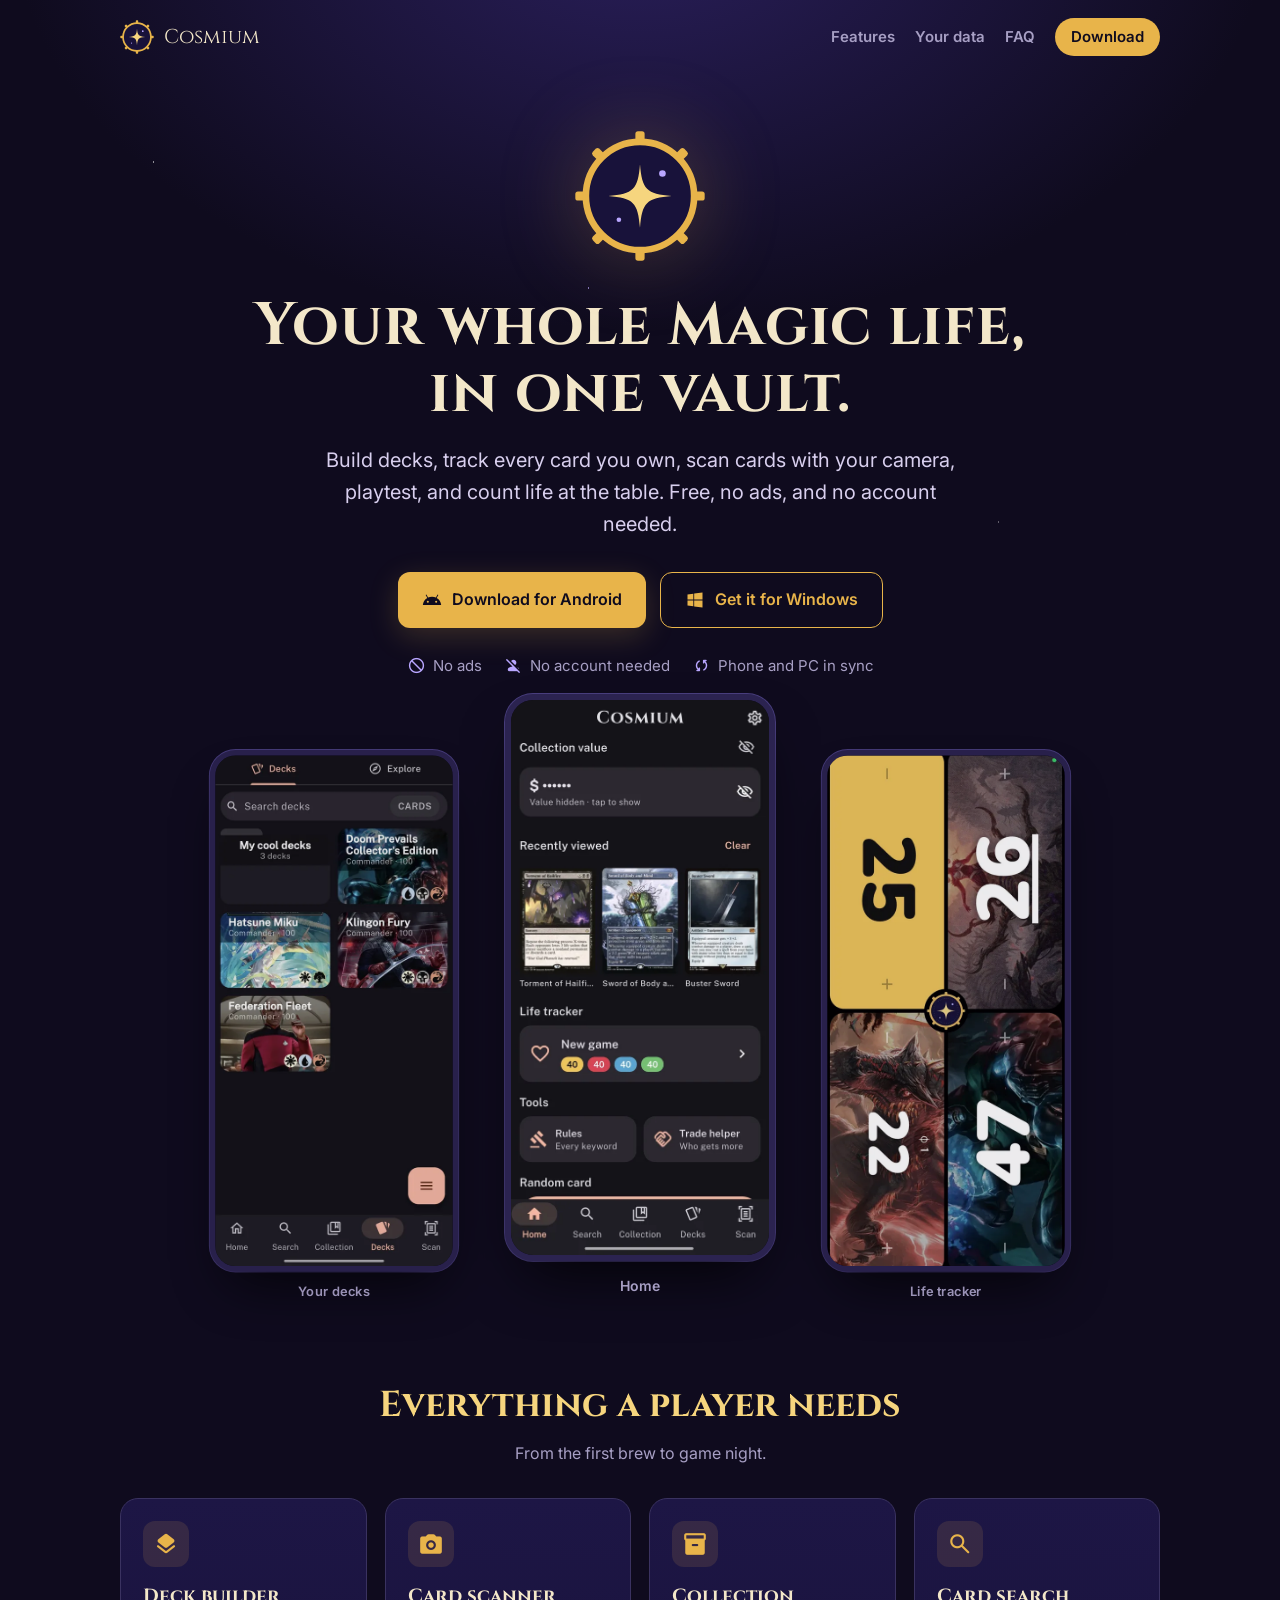
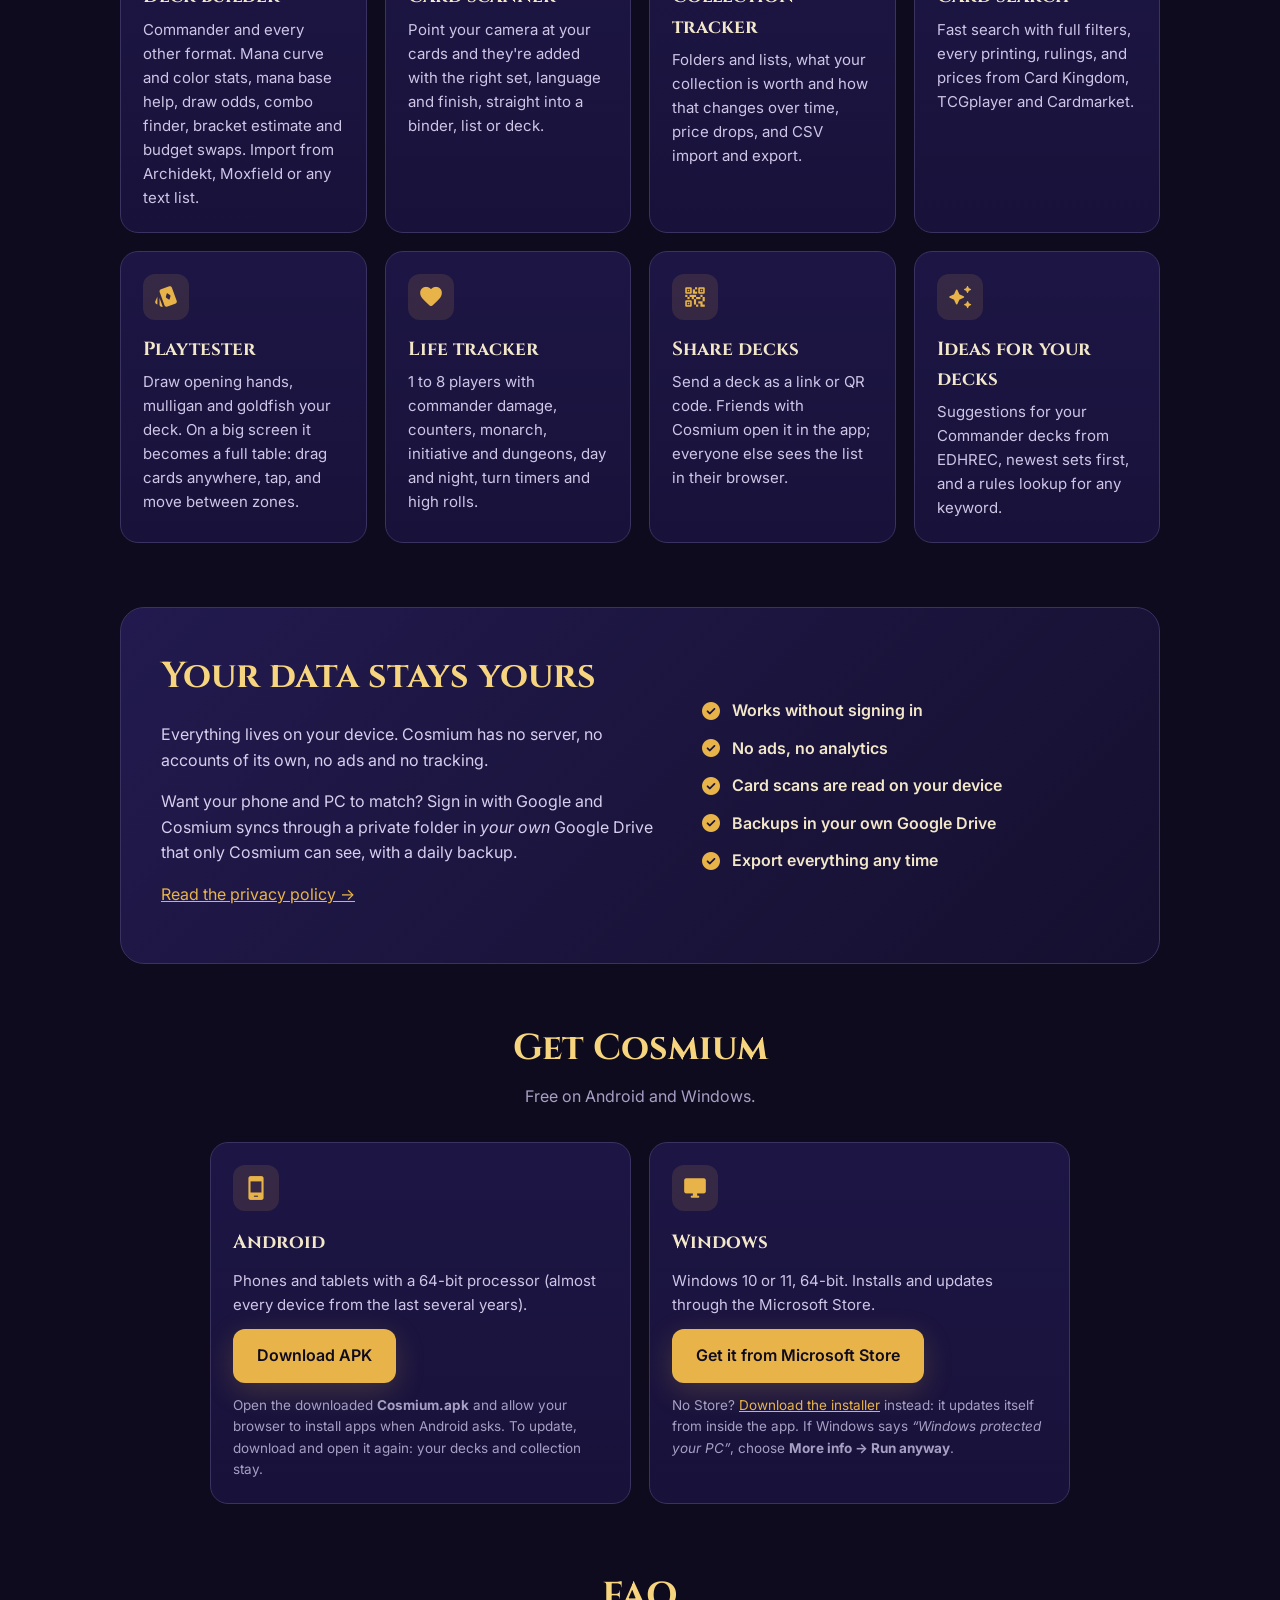
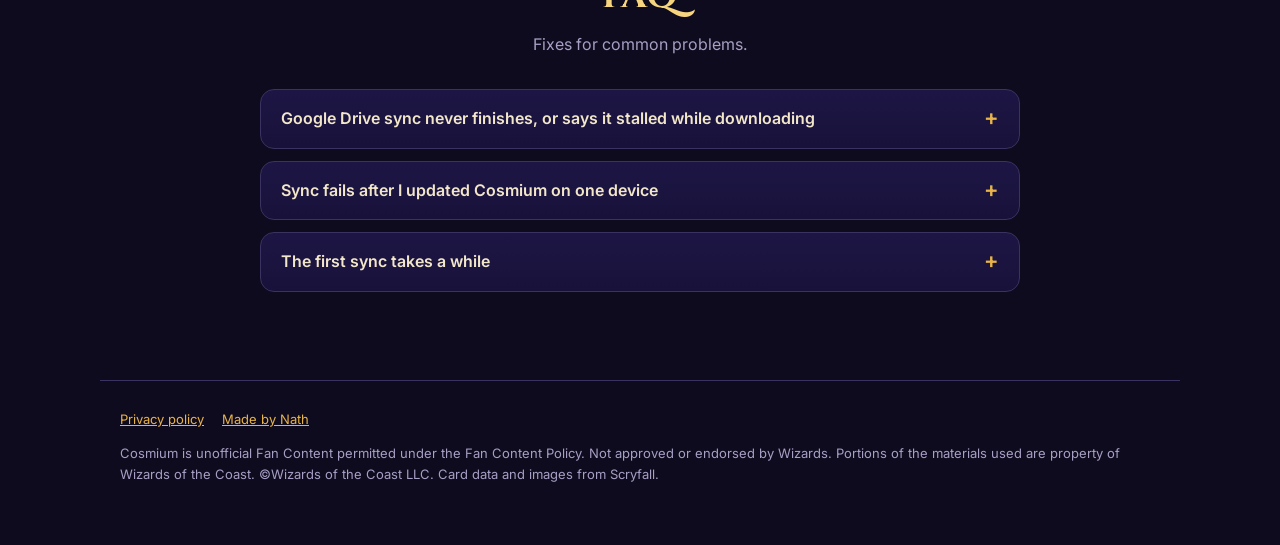
<file: cosmium/index.html>
<!doctype html>
<html lang="en">
<head>
<meta charset="utf-8">
<meta name="viewport" content="width=device-width, initial-scale=1">
<title>Cosmium · Magic: The Gathering deck builder and collection tracker</title>
<meta name="description" content="Cosmium is a free Magic: The Gathering app for Android and Windows: deck builder, collection tracker, card scanner, card search, playtester and life counter. No ads, no account needed.">
<meta property="og:title" content="Cosmium">
<meta property="og:description" content="A free Magic: The Gathering deck builder, collection tracker, card scanner and life counter for Android and Windows.">
<meta property="og:image" content="https://hdwkg.github.io/cosmium/logo.png">
<meta name="theme-color" content="#0f0b1e">
<link rel="icon" href="logo.png">
<link rel="preconnect" href="https://fonts.googleapis.com">
<link rel="stylesheet" href="https://fonts.googleapis.com/css2?family=Cinzel:wght@700&family=Inter:wght@400;600;700&display=swap">
<link rel="stylesheet" href="https://fonts.googleapis.com/css2?family=Material+Symbols+Rounded:opsz,wght,FILL@24,500,0..1&display=block">
<link rel="stylesheet" href="style.css">
</head>
<body class="landing">

<div class="sky" aria-hidden="true"></div>

<header class="topbar">
  <a class="brand" href="./">
    <svg viewBox="0 0 200 200" aria-hidden="true"><use href="#logo"/></svg>
    Cosmium
  </a>
  <nav>
    <a href="#features">Features</a>
    <a href="#data">Your data</a>
    <a href="#faq">FAQ</a>
    <a class="pill" href="#download">Download</a>
  </nav>
</header>

<section class="hero">
  <svg class="hero-logo" viewBox="0 0 200 200" role="img" aria-label="Cosmium logo">
    <defs>
      <g id="logo">
        <g fill="#E8B44A">
          <rect x="93" y="2" width="14" height="18" rx="4"/>
          <rect x="93" y="2" width="14" height="18" rx="4" transform="rotate(45 100 100)"/>
          <rect x="93" y="2" width="14" height="18" rx="4" transform="rotate(90 100 100)"/>
          <rect x="93" y="2" width="14" height="18" rx="4" transform="rotate(135 100 100)"/>
          <rect x="93" y="2" width="14" height="18" rx="4" transform="rotate(180 100 100)"/>
          <rect x="93" y="2" width="14" height="18" rx="4" transform="rotate(225 100 100)"/>
          <rect x="93" y="2" width="14" height="18" rx="4" transform="rotate(270 100 100)"/>
          <rect x="93" y="2" width="14" height="18" rx="4" transform="rotate(315 100 100)"/>
        </g>
        <circle cx="100" cy="100" r="82" fill="#18123A" stroke="#E8B44A" stroke-width="10"/>
        <path d="M100 52 C103 90 110 97 148 100 C110 103 103 110 100 148 C97 110 90 103 52 100 C90 97 97 90 100 52 Z" fill="#F6D57E"/>
        <circle cx="134" cy="66" r="5" fill="#B9A6FF"/>
        <circle cx="68" cy="136" r="3.5" fill="#B9A6FF"/>
      </g>
    </defs>
    <use href="#logo"/>
  </svg>
  <h1>Your whole Magic life,<br>in one vault.</h1>
  <p class="lead">Build decks, track every card you own, scan cards with your
  camera, playtest, and count life at the table. Free, no ads, and no
  account needed.</p>
  <div class="cta">
    <a class="button" href="https://drive.usercontent.google.com/download?id=1H4XcuqVht4OXcT5dj5B5dx2ejekv6aJo&amp;export=download&amp;confirm=t">
      <svg viewBox="0 0 24 24" aria-hidden="true"><path d="M17.6 9.48 19.44 6.3a.5.5 0 0 0-.87-.5l-1.87 3.23A11.4 11.4 0 0 0 12 8.1c-1.7 0-3.3.33-4.7.93L5.43 5.8a.5.5 0 0 0-.87.5L6.4 9.48A10.8 10.8 0 0 0 1 18h22a10.8 10.8 0 0 0-5.4-8.52zM7 15.25a1.25 1.25 0 1 1 0-2.5 1.25 1.25 0 0 1 0 2.5zm10 0a1.25 1.25 0 1 1 0-2.5 1.25 1.25 0 0 1 0 2.5z"/></svg>
      Download for Android
    </a>
    <a class="button ghost" href="https://apps.microsoft.com/detail/9MTP73P5PS7F">
      <svg viewBox="0 0 24 24" aria-hidden="true"><path d="M3 5.5 10 4.5v7H3zM11 4.3 21 3v8.5H11zM3 12.5h7v7l-7-1zM11 12.5h10V21l-10-1.3z"/></svg>
      Get it for Windows
    </a>
  </div>
  <ul class="chips">
    <li><span class="ms">block</span>No ads</li>
    <li><span class="ms">person_off</span>No account needed</li>
    <li><span class="ms">sync</span>Phone and PC in sync</li>
  </ul>
</section>

<section class="shots" aria-label="Screenshots">
  <figure class="phone side">
    <img src="shots/decks.webp" width="540" height="1134" loading="lazy"
      alt="The Decks screen: Commander decks shown as tiles with their art and colors">
    <figcaption>Your decks</figcaption>
  </figure>
  <figure class="phone">
    <img src="shots/home.webp" width="540" height="1134"
      alt="The Home screen: collection value, recently viewed cards, life tracker and tools">
    <figcaption>Home</figcaption>
  </figure>
  <figure class="phone side">
    <img src="shots/life.webp" width="540" height="1134" loading="lazy"
      alt="The life tracker with four players, each panel showing their commander's art">
    <figcaption>Life tracker</figcaption>
  </figure>
</section>

<main>
  <section id="features">
    <h2>Everything a player needs</h2>
    <p class="sub">From the first brew to game night.</p>
    <div class="grid">
      <article class="feature">
        <span class="ms icon">layers</span>
        <h3>Deck builder</h3>
        <p>Commander and every other format. Mana curve and color stats,
        mana base help, draw odds, combo finder, bracket estimate and
        budget swaps. Import from Archidekt, Moxfield or any text list.</p>
      </article>
      <article class="feature">
        <span class="ms icon">photo_camera</span>
        <h3>Card scanner</h3>
        <p>Point your camera at your cards and they're added with the right
        set, language and finish, straight into a binder, list or deck.</p>
      </article>
      <article class="feature">
        <span class="ms icon">inventory_2</span>
        <h3>Collection tracker</h3>
        <p>Folders and lists, what your collection is worth and how that
        changes over time, price drops, and CSV import and export.</p>
      </article>
      <article class="feature">
        <span class="ms icon">search</span>
        <h3>Card search</h3>
        <p>Fast search with full filters, every printing, rulings, and
        prices from Card Kingdom, TCGplayer and Cardmarket.</p>
      </article>
      <article class="feature">
        <span class="ms icon">playing_cards</span>
        <h3>Playtester</h3>
        <p>Draw opening hands, mulligan and goldfish your deck. On a big
        screen it becomes a full table: drag cards anywhere, tap,
        and move between zones.</p>
      </article>
      <article class="feature">
        <span class="ms icon">favorite</span>
        <h3>Life tracker</h3>
        <p>1 to 8 players with commander damage, counters, monarch,
        initiative and dungeons, day and night, turn timers and high
        rolls.</p>
      </article>
      <article class="feature">
        <span class="ms icon">qr_code_2</span>
        <h3>Share decks</h3>
        <p>Send a deck as a link or QR code. Friends with Cosmium open it in
        the app; everyone else sees the list in their browser.</p>
      </article>
      <article class="feature">
        <span class="ms icon">auto_awesome</span>
        <h3>Ideas for your decks</h3>
        <p>Suggestions for your Commander decks from EDHREC, newest sets
        first, and a rules lookup for any keyword.</p>
      </article>
    </div>
  </section>

  <section id="data" class="split">
    <div>
      <h2>Your data stays yours</h2>
      <p>Everything lives on your device. Cosmium has no server, no
      accounts of its own, no ads and no tracking.</p>
      <p>Want your phone and PC to match? Sign in with Google and Cosmium
      syncs through a private folder in <em>your own</em> Google Drive that
      only Cosmium can see, with a daily backup.</p>
      <p><a href="privacy.html">Read the privacy policy →</a></p>
    </div>
    <ul class="checks">
      <li><span class="ms">check_circle</span>Works without signing in</li>
      <li><span class="ms">check_circle</span>No ads, no analytics</li>
      <li><span class="ms">check_circle</span>Card scans are read on your device</li>
      <li><span class="ms">check_circle</span>Backups in your own Google Drive</li>
      <li><span class="ms">check_circle</span>Export everything any time</li>
    </ul>
  </section>

  <section id="download">
    <h2>Get Cosmium</h2>
    <p class="sub">Free on Android and Windows.</p>
    <div class="grid two">
      <article class="feature dl">
        <span class="ms icon">phone_android</span>
        <h3>Android</h3>
        <p>Phones and tablets with a 64-bit processor (almost every device
        from the last several years).</p>
        <a class="button" href="https://drive.usercontent.google.com/download?id=1H4XcuqVht4OXcT5dj5B5dx2ejekv6aJo&amp;export=download&amp;confirm=t">Download APK</a>
        <p class="muted">Open the downloaded <strong>Cosmium.apk</strong>
        and allow your browser to install apps when Android asks. To update,
        download and open it again: your decks and collection stay.</p>
      </article>
      <article class="feature dl">
        <span class="ms icon">desktop_windows</span>
        <h3>Windows</h3>
        <p>Windows 10 or 11, 64-bit. Installs and updates through the
        Microsoft Store.</p>
        <a class="button" href="https://apps.microsoft.com/detail/9MTP73P5PS7F">Get it from Microsoft Store</a>
        <p class="muted">No Store? <a href="windows/Cosmium-Setup.exe" download>Download
        the installer</a> instead: it updates itself from inside the app. If
        Windows says <em>“Windows protected your PC”</em>, choose
        <strong>More info → Run anyway</strong>.</p>
      </article>
    </div>
  </section>

  <section id="faq">
    <h2>FAQ</h2>
    <p class="sub">Fixes for common problems.</p>
    <div class="faq">
      <details>
        <summary>Google Drive sync never finishes, or says it stalled while downloading</summary>
        <p>This happens on some Wi-Fi networks, mostly on iPhone and iPad:
        signing in works, but the download from Drive never starts (it
        stays at <em>0 KB</em>). It works on mobile data or a hotspot.</p>
        <p><strong>Fix on iPhone / iPad:</strong> open <strong>Settings →
        Wi-Fi</strong>, tap <strong>ⓘ</strong> next to your network and
        turn off <strong>Limit IP Address Tracking</strong>. Then press
        <strong>Sync now</strong> in Cosmium’s Settings.</p>
        <p>That switch hides your IP address from trackers in Safari and
        Mail. Turning it off for one network doesn’t make the phone less
        secure (your connections stay encrypted) and doesn’t change other
        networks. You can also run the first sync on mobile data and leave
        the switch on.</p>
      </details>
      <details>
        <summary>Sync fails after I updated Cosmium on one device</summary>
        <p>Since version 1.3.6 the synced copy in Drive is compressed (about
        10× smaller), and older versions can’t read it. Update Cosmium on
        every device you sync and press <strong>Sync now</strong> again.
        Nothing is lost: each device keeps its data until it syncs.</p>
      </details>
      <details>
        <summary>The first sync takes a while</summary>
        <p>The first sync on a new device downloads your whole collection
        and all your decks. Cosmium shows the progress under your Google
        account at the top of <strong>Settings</strong>. If nothing arrives for
        45 seconds it stops and tells you what it was doing, so you can
        try again.</p>
      </details>
    </div>
  </section>
</main>

<footer class="site">
  <nav>
    <a href="privacy.html">Privacy policy</a>
    <a href="/Nath/">Made by Nath</a>
  </nav>
  <p>Cosmium is unofficial Fan Content permitted under the Fan Content
  Policy. Not approved or endorsed by Wizards. Portions of the materials
  used are property of Wizards of the Coast. ©Wizards of the Coast LLC.
  Card data and images from Scryfall.</p>
</footer>

</body>
</html>
</file>
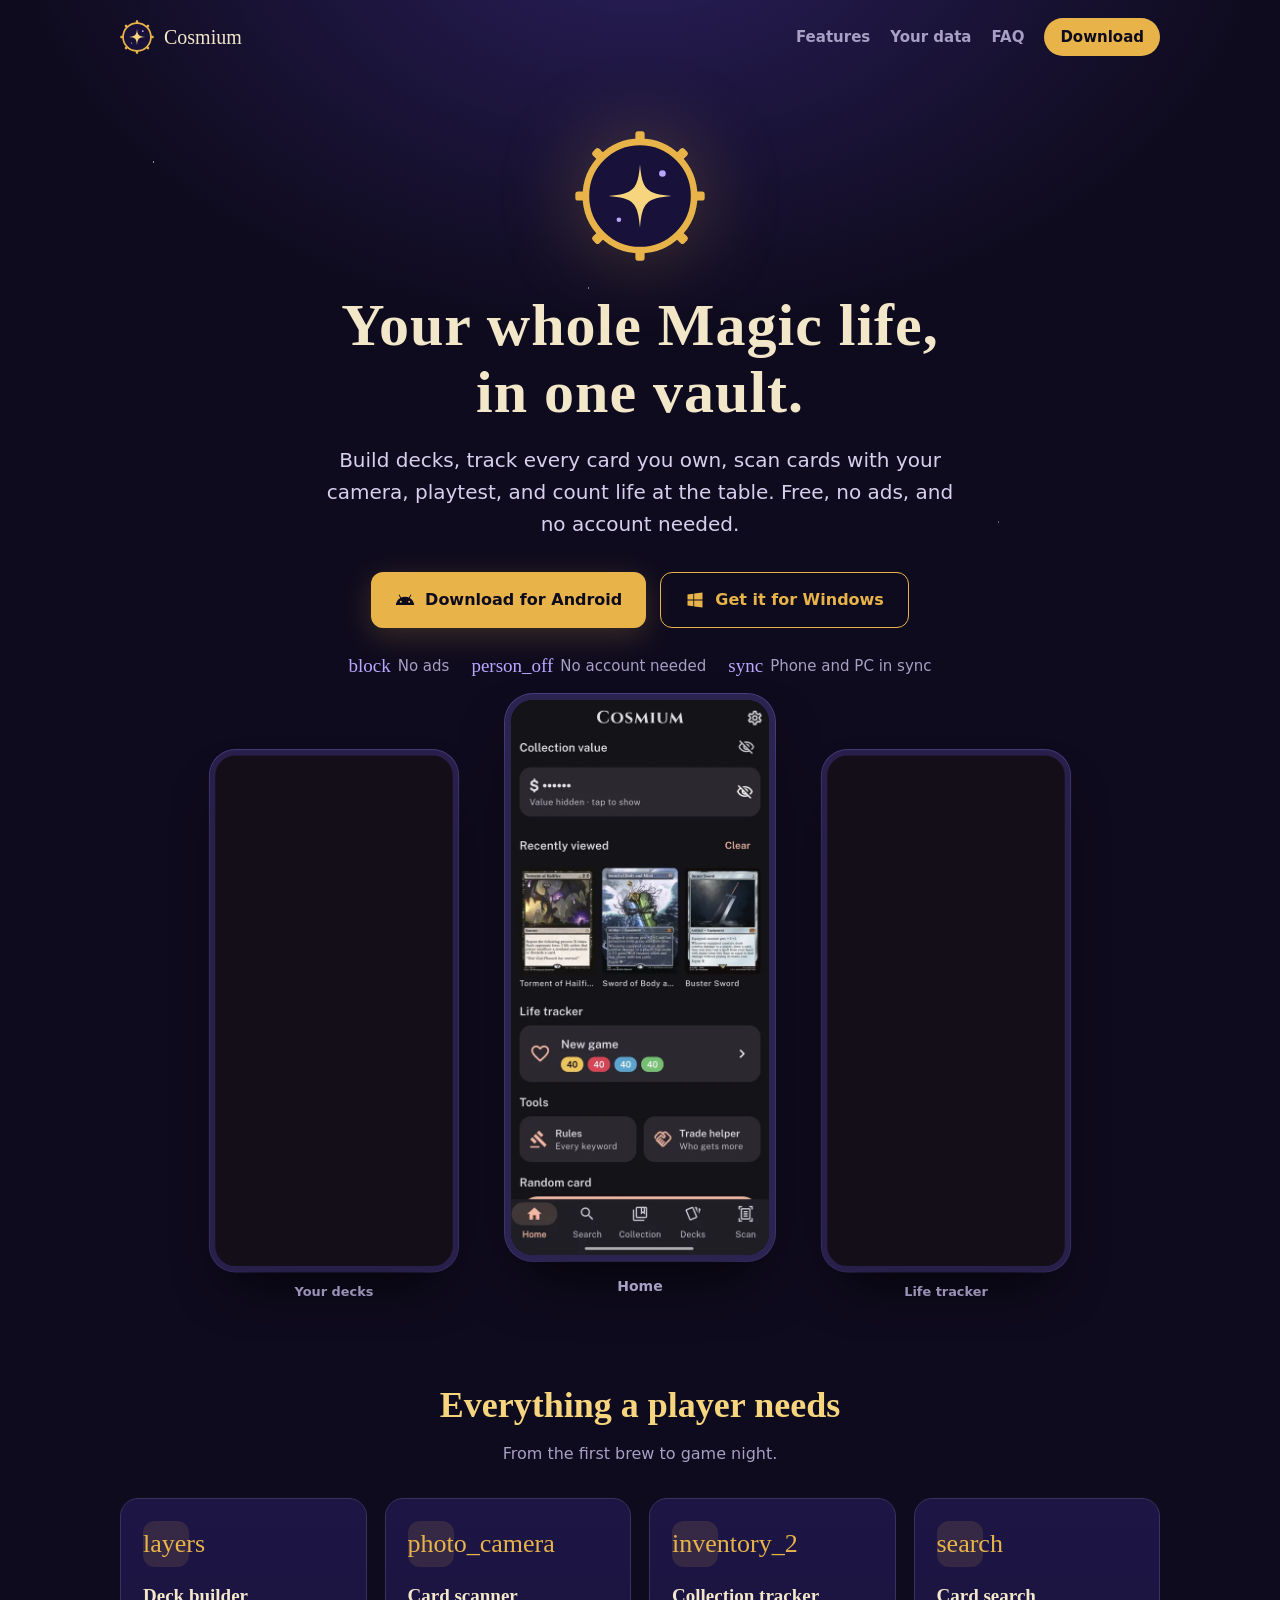
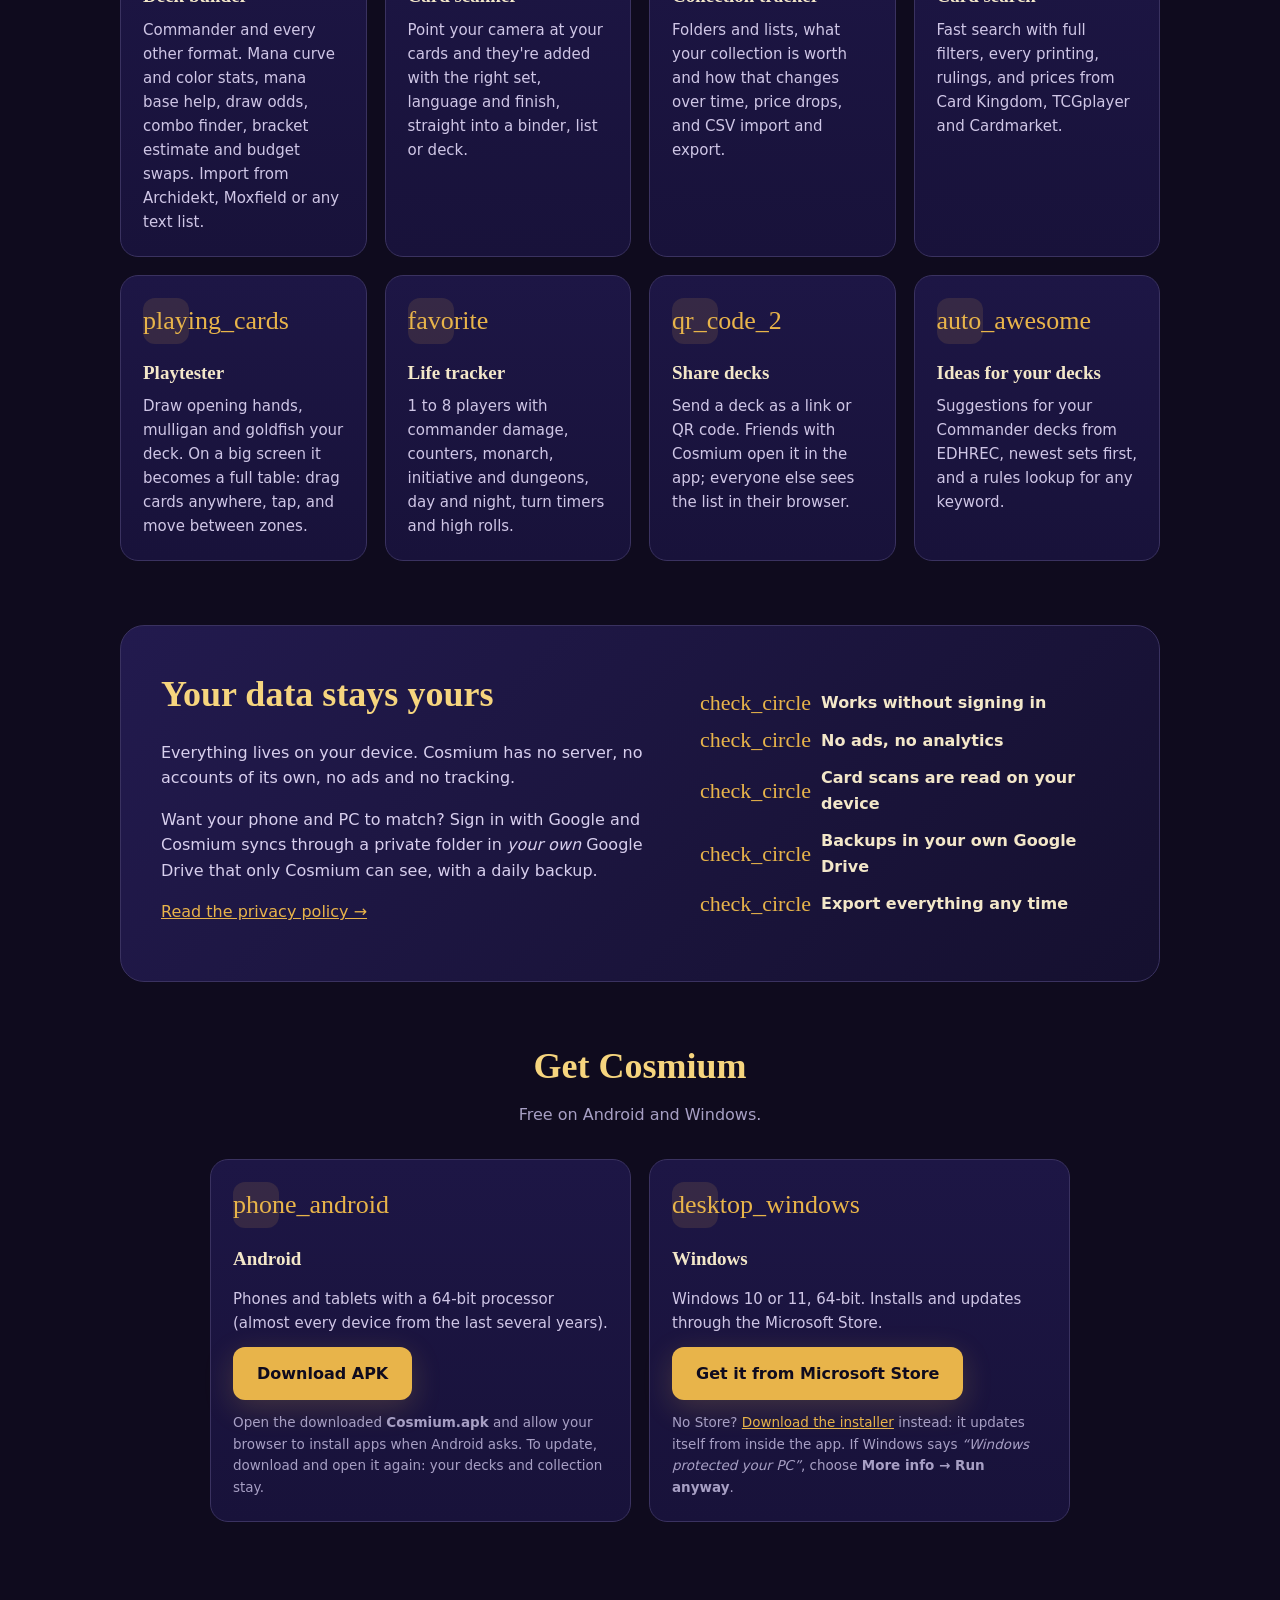
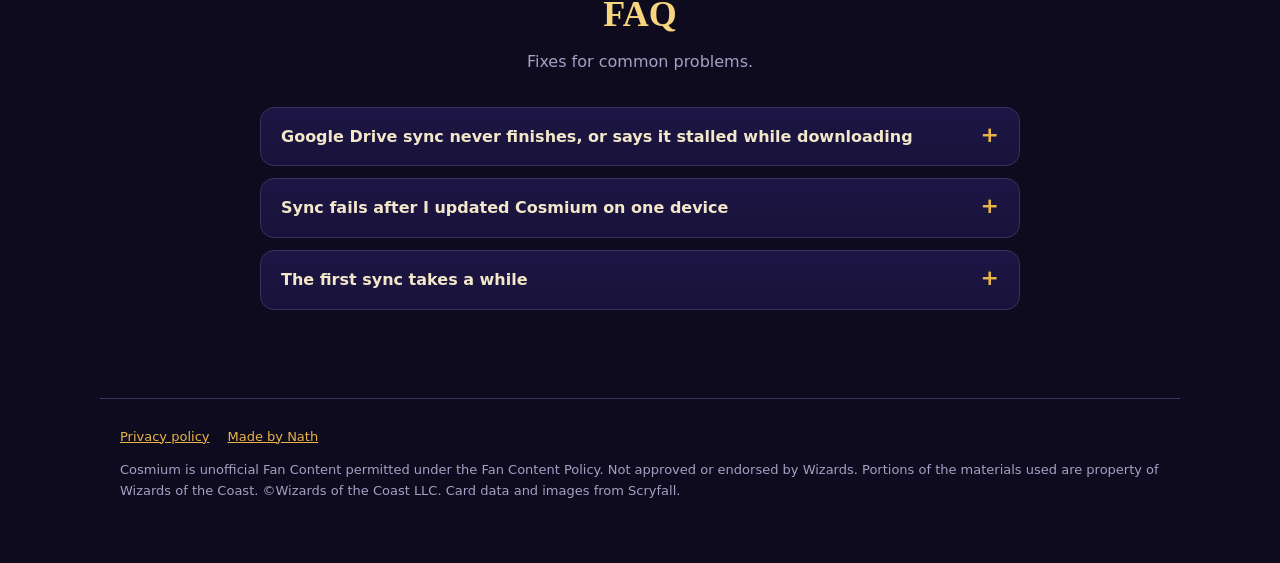
<file: spellvault/index.html>
<!doctype html>
<html lang="en">
<head>
<meta charset="utf-8">
<title>Cosmium (formerly Spellvault)</title>
<!-- Spellvault is now called Cosmium: old links go to the new page. -->
<meta http-equiv="refresh" content="0; url=/cosmium/">
<link rel="canonical" href="https://hdwkg.github.io/cosmium/">
</head>
<body>
<p>Spellvault is now called Cosmium: <a href="/cosmium/">go to the new page</a>.</p>
</body>
</html>
</file>
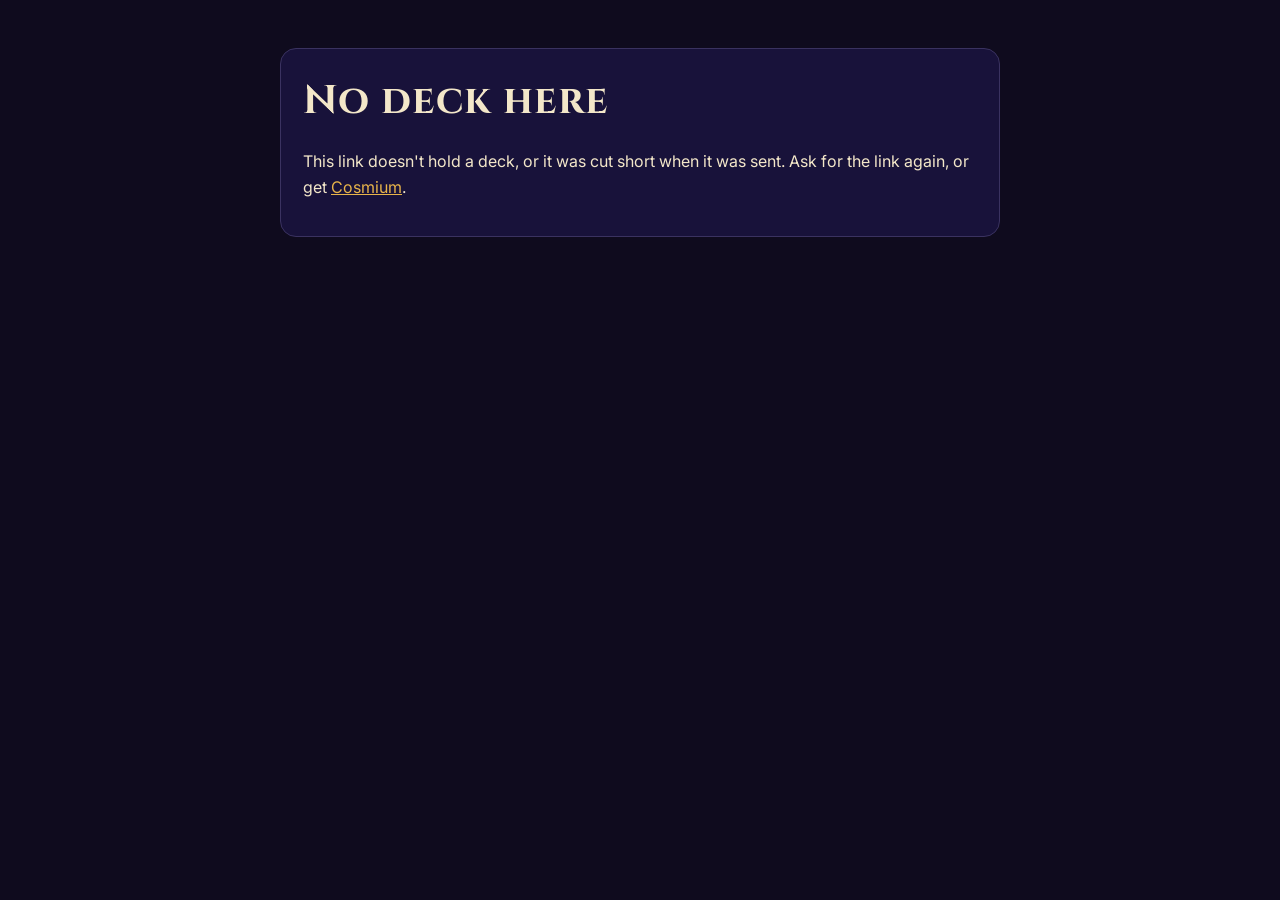
<file: cosmium/d/index.html>
<!doctype html>
<html lang="en">
<head>
<meta charset="utf-8">
<meta name="viewport" content="width=device-width, initial-scale=1">
<title>Cosmium deck</title>
<meta name="robots" content="noindex">
<link rel="preconnect" href="https://fonts.googleapis.com">
<link rel="stylesheet" href="https://fonts.googleapis.com/css2?family=Cinzel:wght@700&family=Inter:wght@400;600&display=swap">
<link rel="stylesheet" href="../style.css">
<style>
  .deck-head h1 { font-size: 30px; overflow-wrap: anywhere; }
  .actions { display: flex; flex-wrap: wrap; gap: 10px; margin: 18px 0 8px; }
  .button.secondary { background: transparent; color: var(--gilt); border: 1px solid var(--gilt); }
  .button.secondary:hover { background: rgba(232, 180, 74, 0.12); color: var(--gilt-light); }
  .zone { margin-top: 22px; }
  .zone h2 { margin: 0 0 6px; display: flex; justify-content: space-between; align-items: baseline; }
  .zone h2 span { font-family: Inter, system-ui, sans-serif; font-size: 14px; color: var(--muted); }
  .cards { list-style: none; padding: 0; margin: 0; columns: 2 260px; column-gap: 28px; }
  .cards li { break-inside: avoid; display: flex; gap: 10px; padding: 3px 0; border-bottom: 1px solid #2a2350; }
  .cards .qty { color: var(--muted); min-width: 1.6em; text-align: right; font-variant-numeric: tabular-nums; }
  .cards a { color: var(--parchment); text-decoration: none; }
  .cards a:hover { color: var(--gilt-light); text-decoration: underline; }
  .cards .print { color: var(--muted); font-size: 13px; margin-left: auto; white-space: nowrap; }
  #error { display: none; }
</style>
</head>
<body>
<main>
  <div id="deck" hidden>
    <div class="deck-head">
      <p class="tag" id="format"></p>
      <h1 id="name"></h1>
      <p class="muted" id="count"></p>
    </div>
    <div class="actions">
      <a class="button" id="open" href="#">Open in Cosmium</a>
      <button class="button secondary" id="copy" type="button">Copy decklist</button>
      <a class="button secondary" href="../">Get Cosmium</a>
    </div>
    <p class="muted" id="copied" hidden>Decklist copied. Paste it into Import deck in Cosmium, Moxfield, Archidekt or MTG Arena.</p>
    <div id="zones"></div>
  </div>
  <div id="error" class="panel">
    <h1>No deck here</h1>
    <p>This link doesn't hold a deck, or it was cut short when it was sent.
      Ask for the link again, or get <a href="../">Cosmium</a>.</p>
  </div>
</main>
<script>
(async function () {
  // The deck is packed into the part after "#": "1." + base64url(gzip(text)).
  // Browsers never send that part to the server.
  const hash = location.hash.slice(1);
  const m = /^(\d+)\.([A-Za-z0-9_-]+)$/.exec(hash);
  function fail() { document.getElementById('error').style.display = 'block'; }
  if (!m || m[1] !== '1' || typeof DecompressionStream === 'undefined') { fail(); return; }
  let text;
  try {
    let b64 = m[2].replace(/-/g, '+').replace(/_/g, '/');
    while (b64.length % 4) b64 += '=';
    const bytes = Uint8Array.from(atob(b64), c => c.charCodeAt(0));
    const stream = new Blob([bytes]).stream().pipeThrough(new DecompressionStream('gzip'));
    text = await new Response(stream).text();
  } catch (e) { fail(); return; }

  const lines = text.split('\n');
  const name = lines[0] || 'Deck';
  const format = lines[1] || '';
  const body = lines.slice(2);
  const headings = { Commander: 'Commander', Deck: 'Deck', Sideboard: 'Sideboard', Maybeboard: 'Maybeboard' };
  const zones = [];
  let zone = null;
  for (const raw of body) {
    const line = raw.trim();
    if (!line) continue;
    if (headings[line]) { zone = { title: line, cards: [] }; zones.push(zone); continue; }
    const c = /^(\d+)\s+(.+?)(?:\s+\(([A-Za-z0-9]+)\)\s+(\S+))?(?:\s+\*([FE])\*)?$/.exec(line);
    if (!c) continue;
    if (!zone) { zone = { title: 'Deck', cards: [] }; zones.push(zone); }
    zone.cards.push({ qty: +c[1], name: c[2], set: c[3], num: c[4], foil: c[5] });
  }

  document.title = name + ' · Cosmium deck';
  document.getElementById('name').textContent = name;
  document.getElementById('format').textContent = format;
  const main = zones.filter(z => z.title === 'Commander' || z.title === 'Deck')
    .reduce((s, z) => s + z.cards.reduce((t, c) => t + c.qty, 0), 0);
  document.getElementById('count').textContent = main + ' cards';
  document.getElementById('open').href = 'cosmium://deck#' + hash;

  const root = document.getElementById('zones');
  for (const z of zones) {
    const sec = document.createElement('section');
    sec.className = 'zone';
    const h = document.createElement('h2');
    h.textContent = z.title;
    const n = document.createElement('span');
    n.textContent = z.cards.reduce((t, c) => t + c.qty, 0);
    h.appendChild(n);
    sec.appendChild(h);
    const ul = document.createElement('ul');
    ul.className = 'cards';
    for (const c of z.cards) {
      const li = document.createElement('li');
      const q = document.createElement('span');
      q.className = 'qty';
      q.textContent = c.qty;
      const a = document.createElement('a');
      a.textContent = c.name;
      a.href = c.set && c.num
        ? 'https://scryfall.com/card/' + encodeURIComponent(c.set.toLowerCase()) + '/' + encodeURIComponent(c.num)
        : 'https://scryfall.com/search?q=' + encodeURIComponent('!"' + c.name + '"');
      a.target = '_blank';
      a.rel = 'noopener';
      li.append(q, a);
      if (c.set) {
        const p = document.createElement('span');
        p.className = 'print';
        p.textContent = c.set + ' ' + c.num + (c.foil === 'F' ? ' · foil' : c.foil === 'E' ? ' · etched' : '');
        li.appendChild(p);
      }
      ul.appendChild(li);
    }
    sec.appendChild(ul);
    root.appendChild(sec);
  }

  document.getElementById('copy').addEventListener('click', async () => {
    try {
      await navigator.clipboard.writeText(body.join('\n').trim());
      document.getElementById('copied').hidden = false;
    } catch (e) {}
  });
  document.getElementById('deck').hidden = false;
})();
</script>
</body>
</html>
</file>
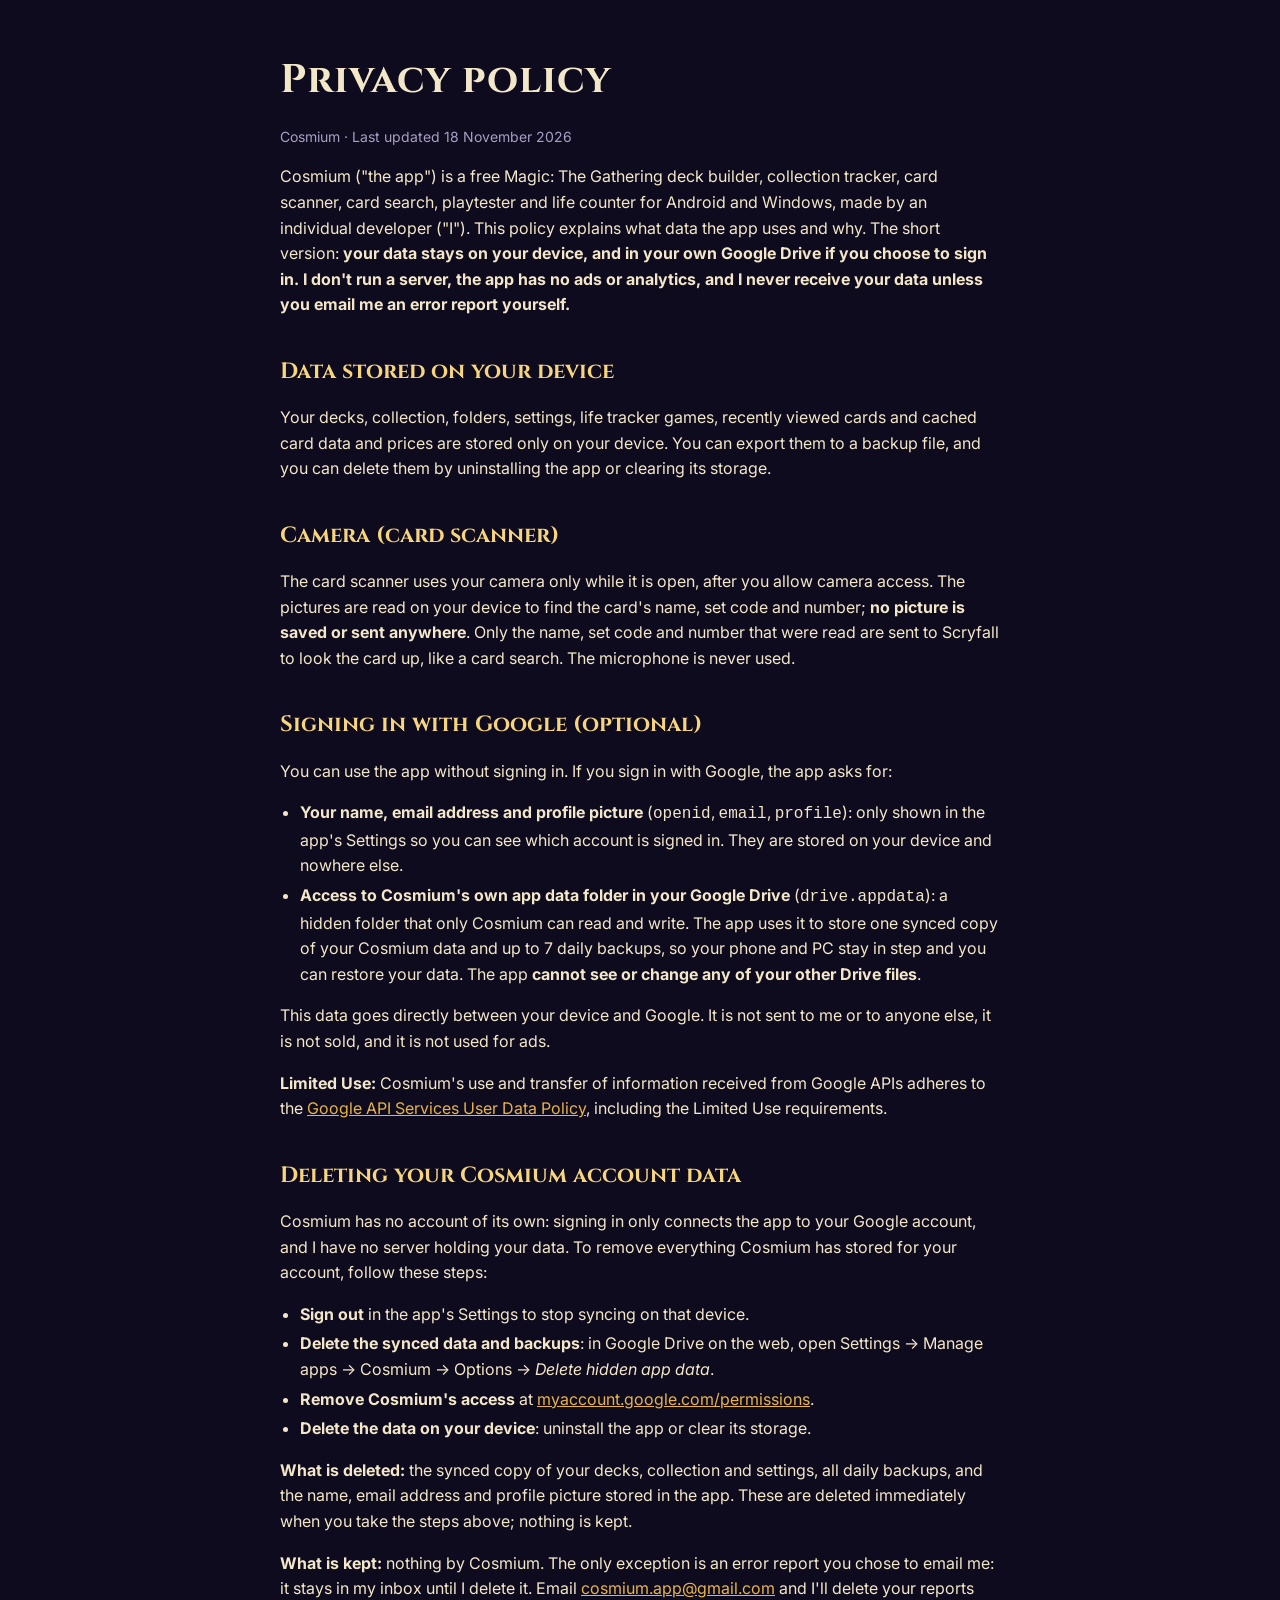
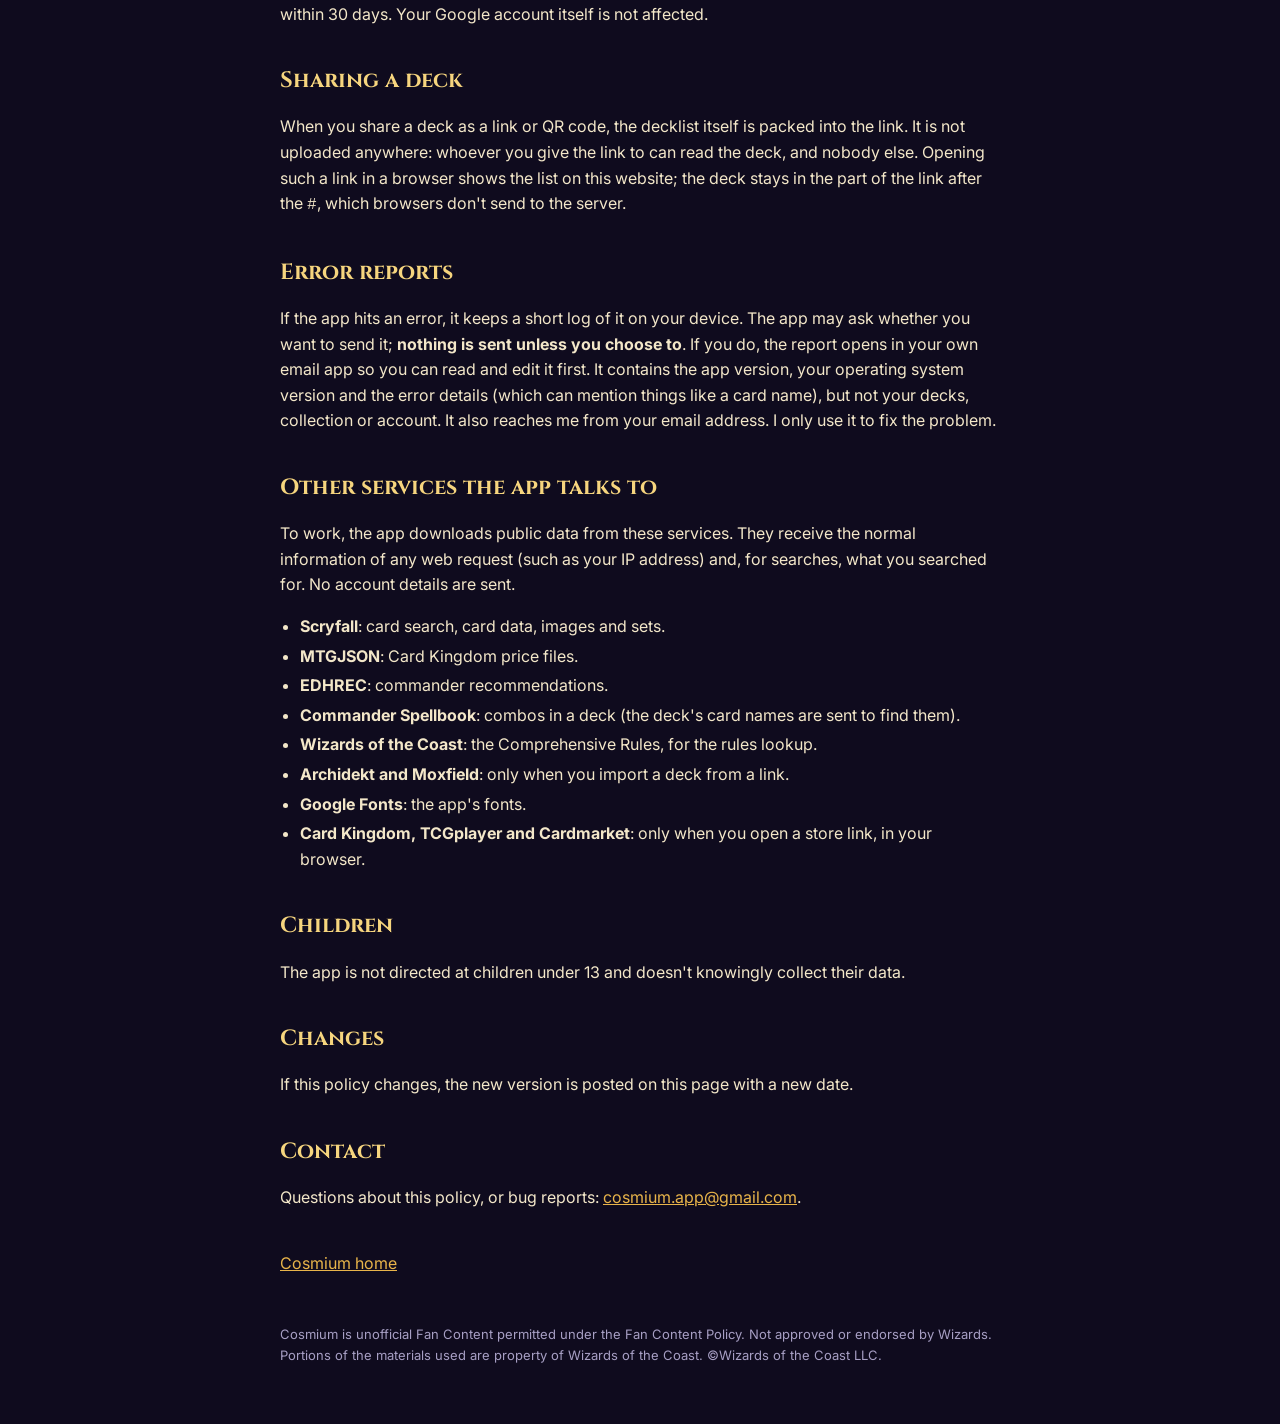
<file: cosmium/privacy.html>
<!doctype html>
<html lang="en">
<head>
<meta charset="utf-8">
<meta name="viewport" content="width=device-width, initial-scale=1">
<title>Cosmium privacy policy</title>
<link rel="preconnect" href="https://fonts.googleapis.com">
<link rel="stylesheet" href="https://fonts.googleapis.com/css2?family=Cinzel:wght@700&family=Inter:wght@400;600&display=swap">
<link rel="stylesheet" href="style.css">
</head>
<body>
<main>
  <h1>Privacy policy</h1>
  <p class="muted">Cosmium · Last updated 18 November 2026</p>

  <p>Cosmium ("the app") is a free Magic: The Gathering deck builder,
  collection tracker, card scanner, card search, playtester and life counter
  for Android and Windows,
  made by an individual developer ("I"). This policy explains what data the
  app uses and why. The short version: <strong>your data stays on your
  device, and in your own Google Drive if you choose to sign in. I don't run
  a server, the app has no ads or analytics, and I never receive your data
  unless you email me an error report yourself.</strong></p>

  <h2>Data stored on your device</h2>
  <p>Your decks, collection, folders, settings, life tracker games, recently
  viewed cards and cached card data and prices are stored only on your
  device. You can export them to a backup file, and you can delete them by
  uninstalling the app or clearing its storage.</p>

  <h2>Camera (card scanner)</h2>
  <p>The card scanner uses your camera only while it is open, after you allow
  camera access. The pictures are read on your device to find the card's
  name, set code and number; <strong>no picture is saved or sent
  anywhere</strong>. Only the name, set code and number that were read are
  sent to Scryfall to look the card up, like a card search. The microphone is
  never used.</p>

  <h2>Signing in with Google (optional)</h2>
  <p>You can use the app without signing in. If you sign in with Google, the
  app asks for:</p>
  <ul>
    <li><strong>Your name, email address and profile picture</strong>
      (<code>openid</code>, <code>email</code>, <code>profile</code>): only
      shown in the app's Settings so you can see which account is signed in.
      They are stored on your device and nowhere else.</li>
    <li><strong>Access to Cosmium's own app data folder in your Google
      Drive</strong> (<code>drive.appdata</code>): a hidden folder that only
      Cosmium can read and write. The app uses it to store one synced copy
      of your Cosmium data and up to 7 daily backups, so your phone and PC
      stay in step and you can restore your data. The app <strong>cannot see
      or change any of your other Drive files</strong>.</li>
  </ul>
  <p>This data goes directly between your device and Google. It is not sent
  to me or to anyone else, it is not sold, and it is not used for ads.</p>

  <p><strong>Limited Use:</strong> Cosmium's use and transfer of
  information received from Google APIs adheres to the
  <a href="https://developers.google.com/terms/api-services-user-data-policy">Google
  API Services User Data Policy</a>, including the Limited Use
  requirements.</p>

  <h2 id="delete-data">Deleting your Cosmium account data</h2>
  <p>Cosmium has no account of its own: signing in only connects the app to
  your Google account, and I have no server holding your data. To remove
  everything Cosmium has stored for your account, follow these steps:</p>
  <ul>
    <li><strong>Sign out</strong> in the app's Settings to stop syncing on that device.</li>
    <li><strong>Delete the synced data and backups</strong>: in Google Drive
      on the web, open Settings → Manage apps → Cosmium → Options →
      <em>Delete hidden app data</em>.</li>
    <li><strong>Remove Cosmium's access</strong> at
      <a href="https://myaccount.google.com/permissions">myaccount.google.com/permissions</a>.</li>
    <li><strong>Delete the data on your device</strong>: uninstall the app or
      clear its storage.</li>
  </ul>
  <p><strong>What is deleted:</strong> the synced copy of your decks,
  collection and settings, all daily backups, and the name, email address
  and profile picture stored in the app. These are deleted immediately when
  you take the steps above; nothing is kept.</p>
  <p><strong>What is kept:</strong> nothing by Cosmium. The only exception is
  an error report you chose to email me: it stays in my inbox until I delete
  it. Email <a href="mailto:cosmium.app@gmail.com">cosmium.app@gmail.com</a>
  and I'll delete your reports within 30 days. Your Google account itself is
  not affected.</p>

  <h2>Sharing a deck</h2>
  <p>When you share a deck as a link or QR code, the decklist itself is
  packed into the link. It is not uploaded anywhere: whoever you give the
  link to can read the deck, and nobody else. Opening such a link in a
  browser shows the list on this website; the deck stays in the part of the
  link after the <code>#</code>, which browsers don't send to the server.</p>

  <h2>Error reports</h2>
  <p>If the app hits an error, it keeps a short log of it on your device.
  The app may ask whether you want to send it; <strong>nothing is sent
  unless you choose to</strong>. If you do, the report opens in your own
  email app so you can read and edit it first. It contains the app version,
  your operating system version and the error details (which can mention
  things like a card name), but not your decks, collection or account. It
  also reaches me from your email address. I only use it to fix the
  problem.</p>

  <h2>Other services the app talks to</h2>
  <p>To work, the app downloads public data from these services. They
  receive the normal information of any web request (such as your IP
  address) and, for searches, what you searched for. No account details are
  sent.</p>
  <ul>
    <li><strong>Scryfall</strong>: card search, card data, images and sets.</li>
    <li><strong>MTGJSON</strong>: Card Kingdom price files.</li>
    <li><strong>EDHREC</strong>: commander recommendations.</li>
    <li><strong>Commander Spellbook</strong>: combos in a deck (the deck's
      card names are sent to find them).</li>
    <li><strong>Wizards of the Coast</strong>: the Comprehensive Rules, for
      the rules lookup.</li>
    <li><strong>Archidekt and Moxfield</strong>: only when you import a deck from a link.</li>
    <li><strong>Google Fonts</strong>: the app's fonts.</li>
    <li><strong>Card Kingdom, TCGplayer and Cardmarket</strong>: only when you open a store link, in your browser.</li>
  </ul>

  <h2>Children</h2>
  <p>The app is not directed at children under 13 and doesn't knowingly
  collect their data.</p>

  <h2>Changes</h2>
  <p>If this policy changes, the new version is posted on this page with a
  new date.</p>

  <h2>Contact</h2>
  <p>Questions about this policy, or bug reports: <a href="mailto:cosmium.app@gmail.com">cosmium.app@gmail.com</a>.</p>

  <nav>
    <a href="./">Cosmium home</a>
  </nav>

  <footer>
    Cosmium is unofficial Fan Content permitted under the Fan Content
    Policy. Not approved or endorsed by Wizards. Portions of the materials
    used are property of Wizards of the Coast. ©Wizards of the Coast LLC.
  </footer>
</main>
</body>
</html>
</file>
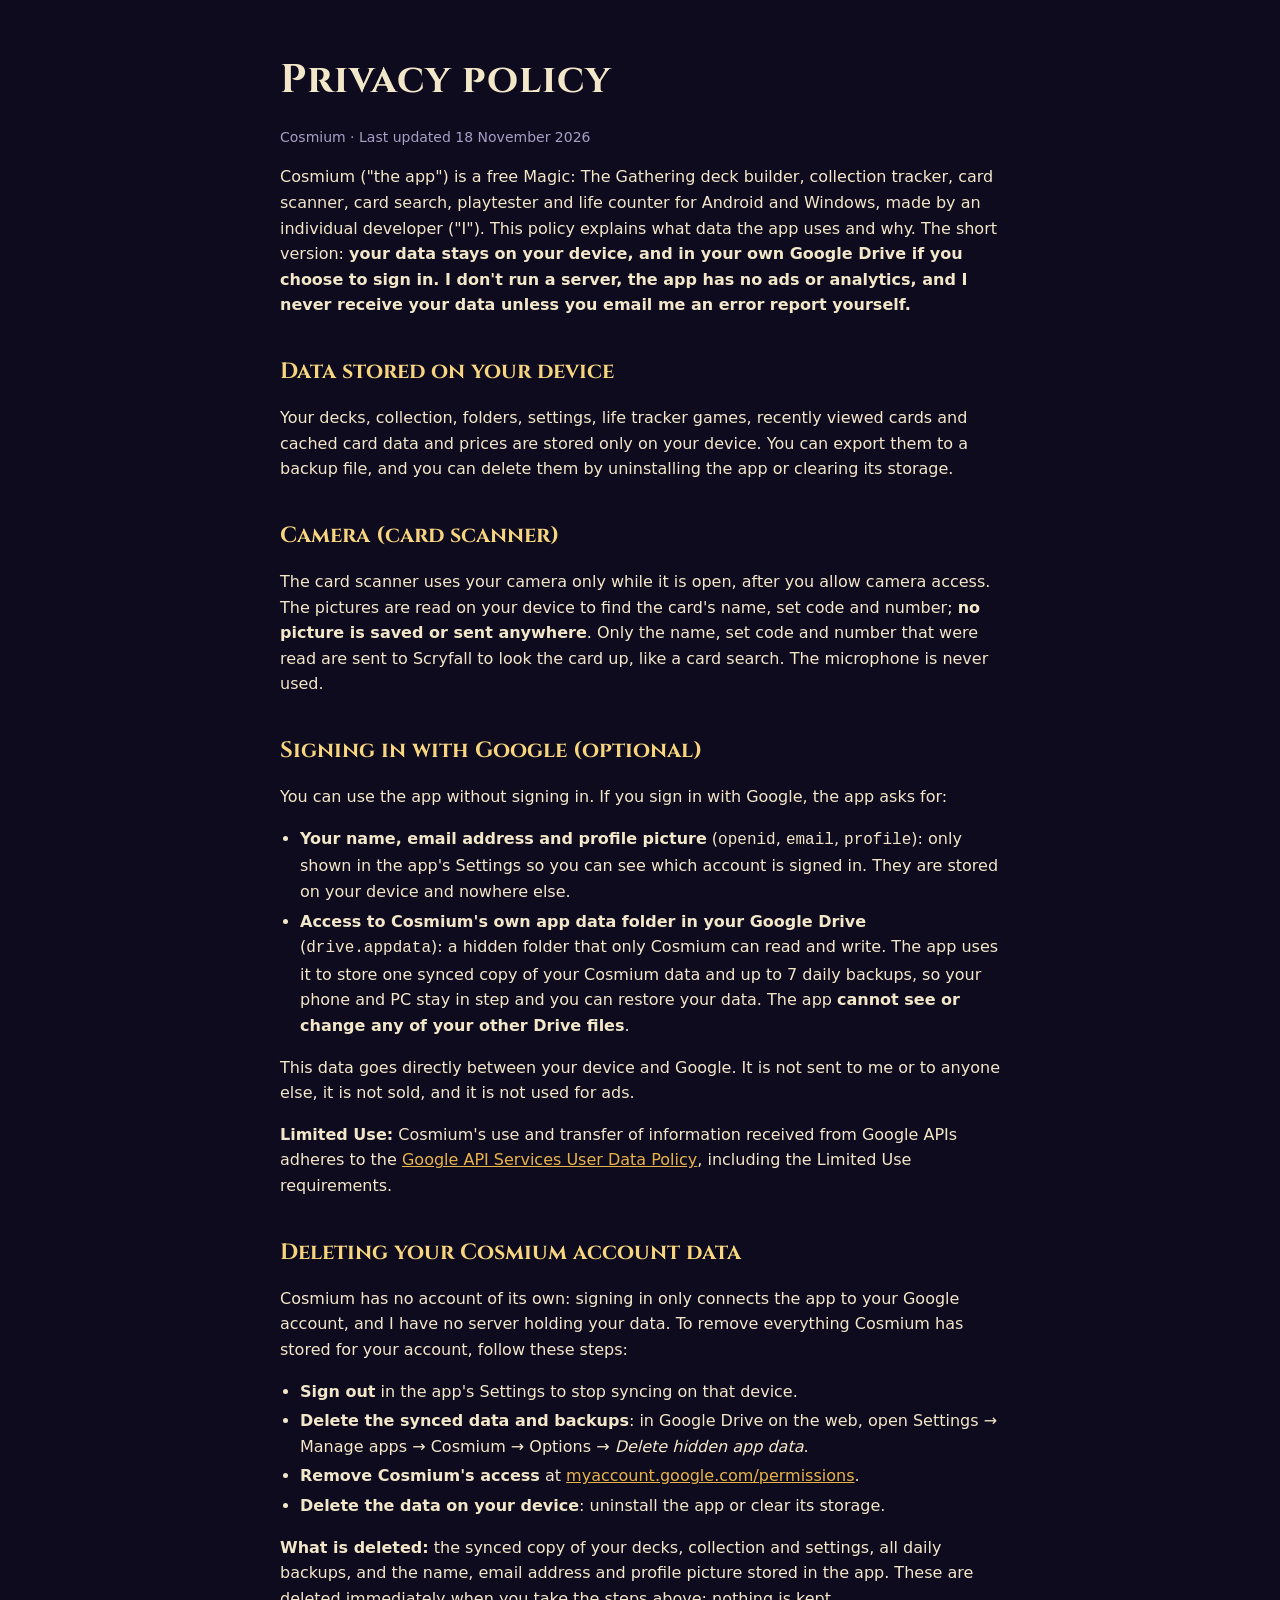
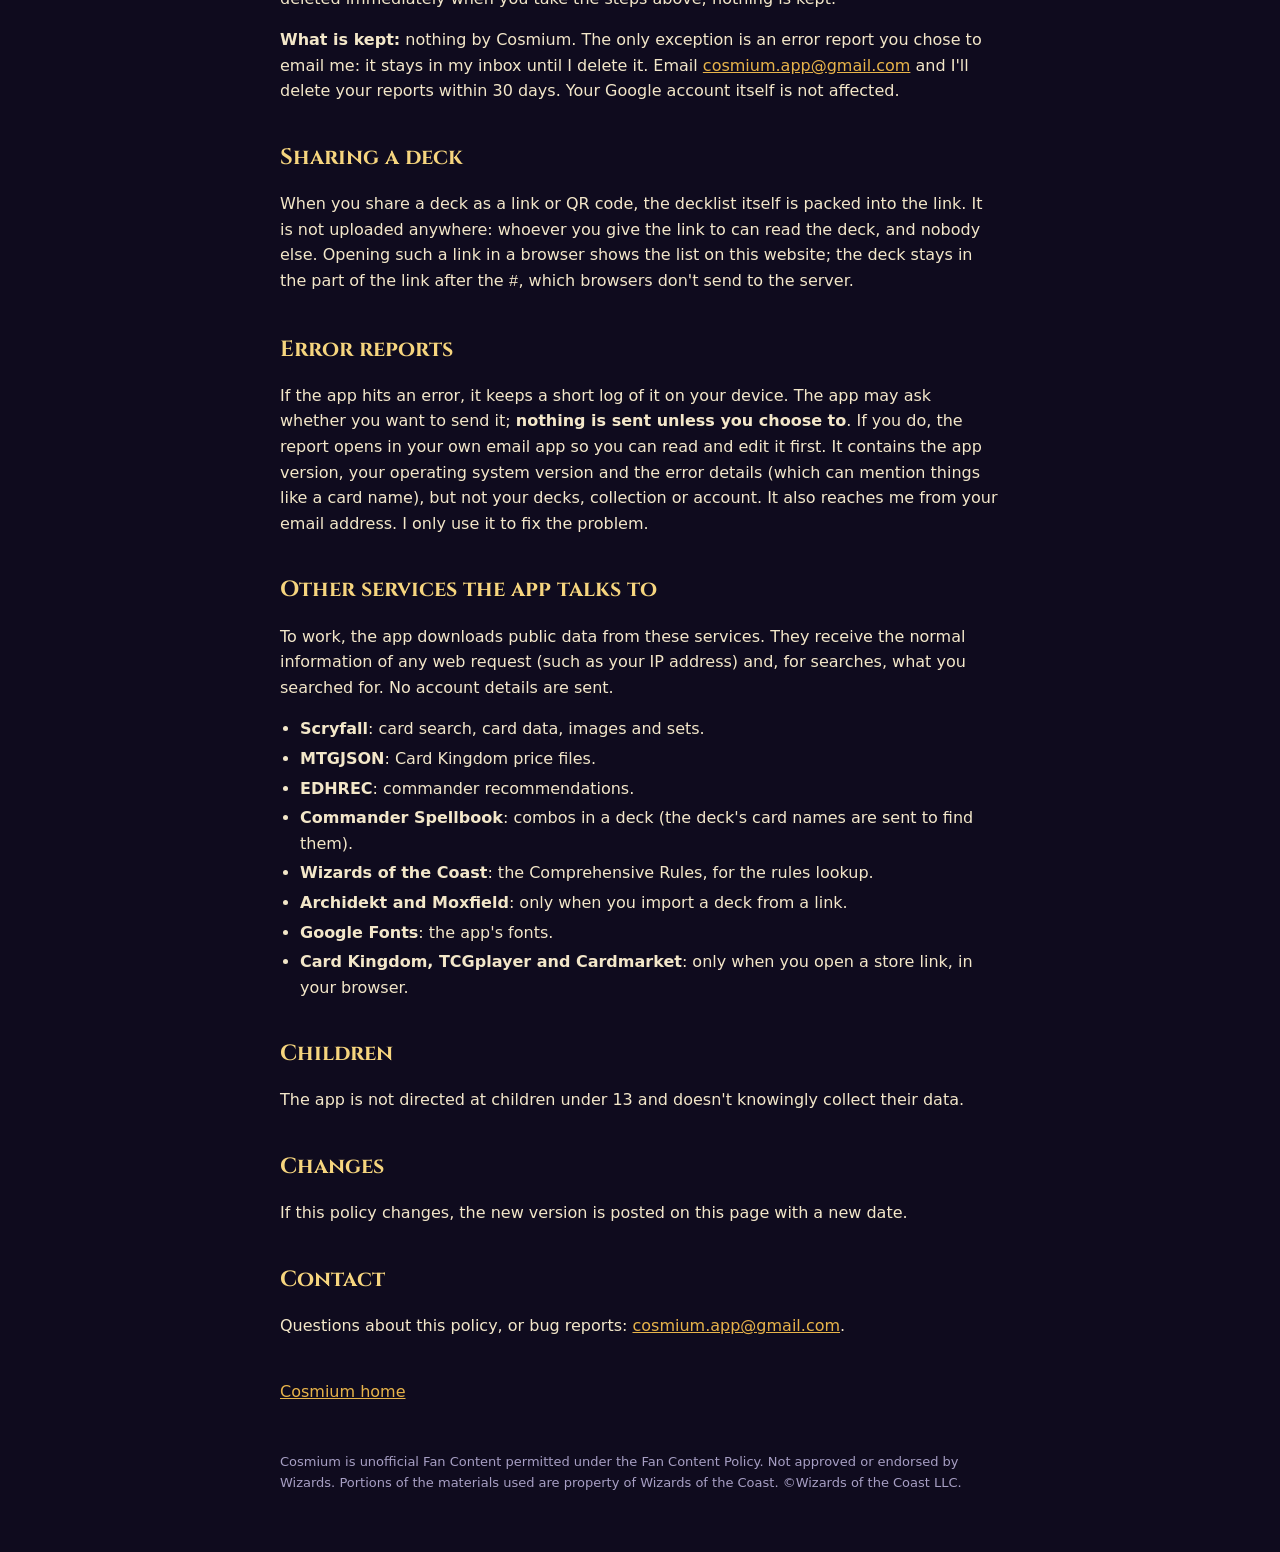
<file: spellvault/privacy.html>
<!doctype html>
<html lang="en">
<head>
<meta charset="utf-8">
<title>Cosmium (formerly Spellvault)</title>
<!-- Spellvault is now called Cosmium: old links go to the new page. -->
<meta http-equiv="refresh" content="0; url=/cosmium/privacy.html">
<link rel="canonical" href="https://hdwkg.github.io/cosmium/privacy.html">
</head>
<body>
<p>Spellvault is now called Cosmium: <a href="/cosmium/privacy.html">go to the new page</a>.</p>
</body>
</html>
</file>
<file: cosmium/style.css>
:root {
  --night: #0f0b1e;
  --vault: #2a1f5c;
  --card: #18123a;
  --gilt: #e8b44a;
  --gilt-light: #f6d57e;
  --parchment: #f3e7c9;
  --muted: #a79fc4;
}
* { box-sizing: border-box; }
body {
  margin: 0;
  background: var(--night);
  color: var(--parchment);
  font: 16px/1.6 Inter, system-ui, -apple-system, "Segoe UI", sans-serif;
}
a { color: var(--gilt); }
a:hover { color: var(--gilt-light); }
main { max-width: 760px; margin: 0 auto; padding: 48px 20px 64px; }
header { display: flex; align-items: center; gap: 18px; margin-bottom: 28px; }
header svg { width: 72px; height: 72px; flex-shrink: 0; }
h1 { font-family: Cinzel, Georgia, serif; font-size: 40px; margin: 0; letter-spacing: 1px; }
.tag { margin: 2px 0 0; color: var(--muted); letter-spacing: 2px; text-transform: uppercase; font-size: 13px; }
h2 { font-family: Cinzel, Georgia, serif; color: var(--gilt-light); font-size: 22px; margin: 36px 0 8px; }
.panel { background: var(--card); border: 1px solid #3a3260; border-radius: 16px; padding: 20px 22px; }
ul { padding-left: 20px; }
li { margin: 4px 0; }
.muted { color: var(--muted); font-size: 14px; }
.download { margin: 24px 0 8px; }
.download .muted { margin: 10px 0 0; }
.button {
  display: inline-flex; align-items: center; gap: 10px;
  background: var(--gilt); color: var(--night);
  font-weight: 600; text-decoration: none;
  padding: 12px 22px; border-radius: 12px;
}
.button:hover { background: var(--gilt-light); color: var(--night); }
.button svg { width: 20px; height: 20px; fill: currentColor; }
nav { margin-top: 40px; display: flex; gap: 18px; flex-wrap: wrap; }
footer { margin-top: 48px; color: var(--muted); font-size: 13px; }

/* ---- Landing page (index.html). The privacy page keeps the rules above. ---- */
.landing { --line: #3a3260; --violet: #b9a6ff; overflow-x: hidden; }
.landing .ms {
  font-family: "Material Symbols Rounded"; font-weight: normal; font-style: normal;
  font-size: 22px; line-height: 1; display: inline-block; white-space: nowrap;
  font-variation-settings: "FILL" 1; -webkit-font-feature-settings: "liga"; font-feature-settings: "liga";
}
.landing .sky {
  position: fixed; inset: 0; z-index: -1; pointer-events: none;
  background:
    radial-gradient(1.5px 1.5px at 12% 18%, #fff8 50%, transparent 51%),
    radial-gradient(1px 1px at 28% 72%, #fff6 50%, transparent 51%),
    radial-gradient(1.5px 1.5px at 46% 32%, #b9a6ffaa 50%, transparent 51%),
    radial-gradient(1px 1px at 63% 12%, #fff7 50%, transparent 51%),
    radial-gradient(1.5px 1.5px at 78% 58%, #fff5 50%, transparent 51%),
    radial-gradient(1px 1px at 88% 26%, #f6d57e99 50%, transparent 51%),
    radial-gradient(1px 1px at 8% 88%, #fff5 50%, transparent 51%),
    radial-gradient(1.5px 1.5px at 56% 86%, #b9a6ff88 50%, transparent 51%),
    radial-gradient(900px 600px at 50% -10%, #2a1f5c 0%, transparent 70%),
    var(--night);
}
.landing main { max-width: 1080px; padding: 0 20px 40px; }

.topbar {
  max-width: 1080px; margin: 0 auto; padding: 18px 20px;
  display: flex; align-items: center; justify-content: space-between; gap: 12px;
}
.brand {
  display: flex; align-items: center; gap: 10px; text-decoration: none;
  font-family: Cinzel, Georgia, serif; font-size: 20px; color: var(--parchment);
}
.brand svg { width: 34px; height: 34px; }
.topbar nav { display: flex; align-items: center; gap: 20px; margin: 0; }
.topbar nav a { color: var(--muted); text-decoration: none; font-weight: 600; font-size: 15px; }
.topbar nav a:hover { color: var(--parchment); }
.topbar .pill { color: var(--night); background: var(--gilt); padding: 7px 16px; border-radius: 999px; }
.topbar .pill:hover { color: var(--night); background: var(--gilt-light); }

.hero { max-width: 820px; margin: 0 auto; padding: 48px 20px 56px; text-align: center; }
.hero-logo { width: 132px; height: 132px; filter: drop-shadow(0 0 40px #e8b44a40); }
.hero h1 { font-size: clamp(34px, 6vw, 60px); line-height: 1.12; margin: 22px 0 18px; }
.lead { font-size: clamp(17px, 2.2vw, 20px); color: #d8cfee; max-width: 640px; margin: 0 auto; }
.cta { display: flex; gap: 14px; justify-content: center; flex-wrap: wrap; margin: 32px 0 26px; }
.landing .button { padding: 14px 24px; font-size: 16px; box-shadow: 0 8px 30px #e8b44a33; }
.button.ghost { background: transparent; color: var(--gilt); border: 1.5px solid var(--gilt); box-shadow: none; }
.button.ghost:hover { background: #e8b44a1a; color: var(--gilt-light); }
.chips { list-style: none; padding: 0; margin: 0; display: flex; gap: 10px 22px; justify-content: center; flex-wrap: wrap; }
.chips li { display: flex; align-items: center; gap: 7px; color: var(--muted); font-size: 15px; margin: 0; }
.chips .ms { font-size: 19px; color: var(--violet); }

.landing section { padding: 56px 0 8px; }
.landing h2 { font-size: clamp(26px, 3.6vw, 36px); text-align: center; margin: 0 0 6px; }
.sub { text-align: center; color: var(--muted); margin: 0 0 32px; }
.grid { display: grid; gap: 18px; grid-template-columns: repeat(auto-fill, minmax(240px, 1fr)); }
.grid.two { grid-template-columns: repeat(auto-fit, minmax(280px, 1fr)); max-width: 860px; margin: 0 auto; }
.feature {
  background: linear-gradient(180deg, #1d1645, var(--card)); border: 1px solid var(--line);
  border-radius: 18px; padding: 22px; transition: transform .15s ease, border-color .15s ease;
}
.feature:hover { transform: translateY(-3px); border-color: #5a4c94; }
.feature .icon {
  font-size: 26px; color: var(--gilt); background: #e8b44a1f;
  width: 46px; height: 46px; border-radius: 12px; display: grid; place-items: center;
}
.feature h3 { font-family: Cinzel, Georgia, serif; font-size: 19px; margin: 14px 0 6px; color: var(--parchment); }
.feature p { margin: 0; color: #cfc6e6; font-size: 15px; }
.feature.dl { display: flex; flex-direction: column; gap: 12px; }
.feature.dl h3 { margin: 4px 0 0; }
.feature.dl .button { align-self: flex-start; }
.feature.dl .muted { font-size: 13.5px; color: var(--muted); }

.split {
  display: grid; grid-template-columns: 1.2fr 1fr; gap: 36px; align-items: center;
  background: linear-gradient(135deg, #221a4e, #15102f); border: 1px solid var(--line);
  border-radius: 24px; padding: 40px !important; margin-top: 56px;
}
.split h2 { text-align: left; }
.split p { color: #d8cfee; }
.checks { list-style: none; padding: 0; margin: 0; display: grid; gap: 12px; }
.checks li { display: flex; gap: 10px; align-items: center; margin: 0; font-weight: 600; }
.checks .ms { color: var(--gilt); }

footer.site { max-width: 1080px; margin: 40px auto 0; padding: 28px 20px 48px; border-top: 1px solid var(--line); color: var(--muted); font-size: 13px; }
footer.site nav { margin: 0 0 12px; }

@media (max-width: 720px) {
  .topbar nav a:not(.pill) { display: none; }
  .hero { padding-top: 24px; }
  .split { grid-template-columns: 1fr; padding: 26px !important; }
}
@media (prefers-reduced-motion: reduce) { .feature { transition: none; } .feature:hover { transform: none; } }

/* Screenshots under the hero: three phones, the middle one raised. */
.shots {
  max-width: 1000px; margin: 8px auto 0; padding: 0 20px 24px !important;
  display: flex; justify-content: center; align-items: flex-end; gap: clamp(12px, 3vw, 36px);
}
.phone { margin: 0; flex: 0 1 270px; text-align: center; }
.phone img {
  display: block; width: 100%; height: auto; aspect-ratio: 540 / 1134; object-fit: cover;
  border-radius: 28px; border: 6px solid #2b2350; background: #141017;
  box-shadow: 0 30px 60px -20px #000c, 0 0 0 1px #4a3f80;
}
.phone.side { transform: translateY(28px) scale(.92); opacity: .92; }
.phone figcaption { margin-top: 14px; color: var(--muted); font-size: 14px; font-weight: 600; }
.phone.side figcaption { margin-top: 10px; }
@media (max-width: 720px) {
  .shots { overflow-x: auto; justify-content: flex-start; scroll-snap-type: x mandatory; padding-bottom: 12px !important; }
  .phone { flex: 0 0 62%; scroll-snap-align: center; }
  .phone.side { transform: none; opacity: 1; }
}

/* FAQ: questions that open in place. */
.faq { max-width: 760px; margin: 0 auto; display: grid; gap: 12px; }
.faq details {
  background: linear-gradient(180deg, #1d1645, var(--card)); border: 1px solid var(--line);
  border-radius: 14px; padding: 0 20px;
}
.faq details[open] { border-color: #5a4c94; }
.faq summary {
  cursor: pointer; list-style: none; padding: 16px 28px 16px 0; position: relative;
  font-weight: 600; color: var(--parchment);
}
.faq summary::-webkit-details-marker { display: none; }
.faq summary::after {
  content: "+"; position: absolute; right: 0; top: 12px;
  color: var(--gilt); font-size: 22px; line-height: 1.4;
}
.faq details[open] summary::after { content: "−"; }
.faq summary:focus-visible { outline: 2px solid var(--gilt); outline-offset: 4px; border-radius: 6px; }
.faq details p { color: #d8cfee; margin: 0 0 14px; }
</file>
